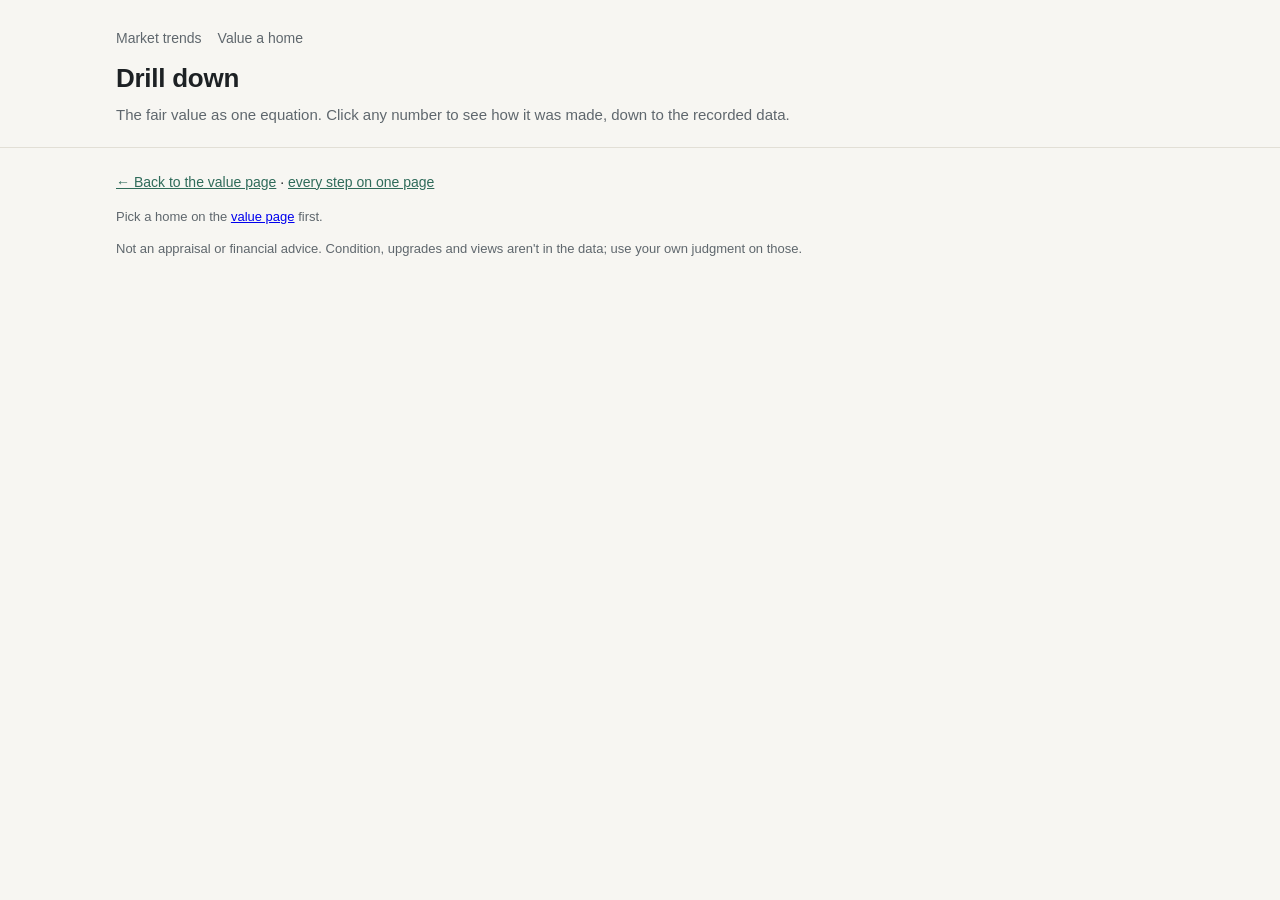
<file: site/drill.html>
<!doctype html>
<html lang="en">
<head>
  <meta charset="utf-8">
  <meta name="viewport" content="width=device-width, initial-scale=1">
  <title>Drill Down · Home Offer Analyzer</title>
  <link rel="stylesheet" href="style.css">
</head>
<body>
  <header class="top">
    <div class="wrap">
      <nav class="nav"><a href="index.html">Market trends</a><a href="value.html" id="nav-value">Value a home</a></nav>
      <h1 id="title">Drill down</h1>
      <p class="sub">The fair value as one equation. Click any number to see how it was made, down to the recorded data.</p>
    </div>
  </header>

  <main class="wrap drillpage">
    <p class="back"><a href="value.html" id="back">← Back to the value page</a> · <a href="math.html" id="to-math">every step on one page</a></p>
    <p id="status" class="explain" role="status">Loading county data…</p>
    <div id="out"></div>
  </main>

  <footer class="wrap foot">
    <p id="sources"></p>
    <p>Not an appraisal or financial advice. Condition, upgrades and views aren't in the data; use your own judgment on those.</p>
  </footer>

  <script src="comps.js"></script>
  <script src="county.js"></script>
  <script src="drill.js"></script>
</body>
</html>
</file>
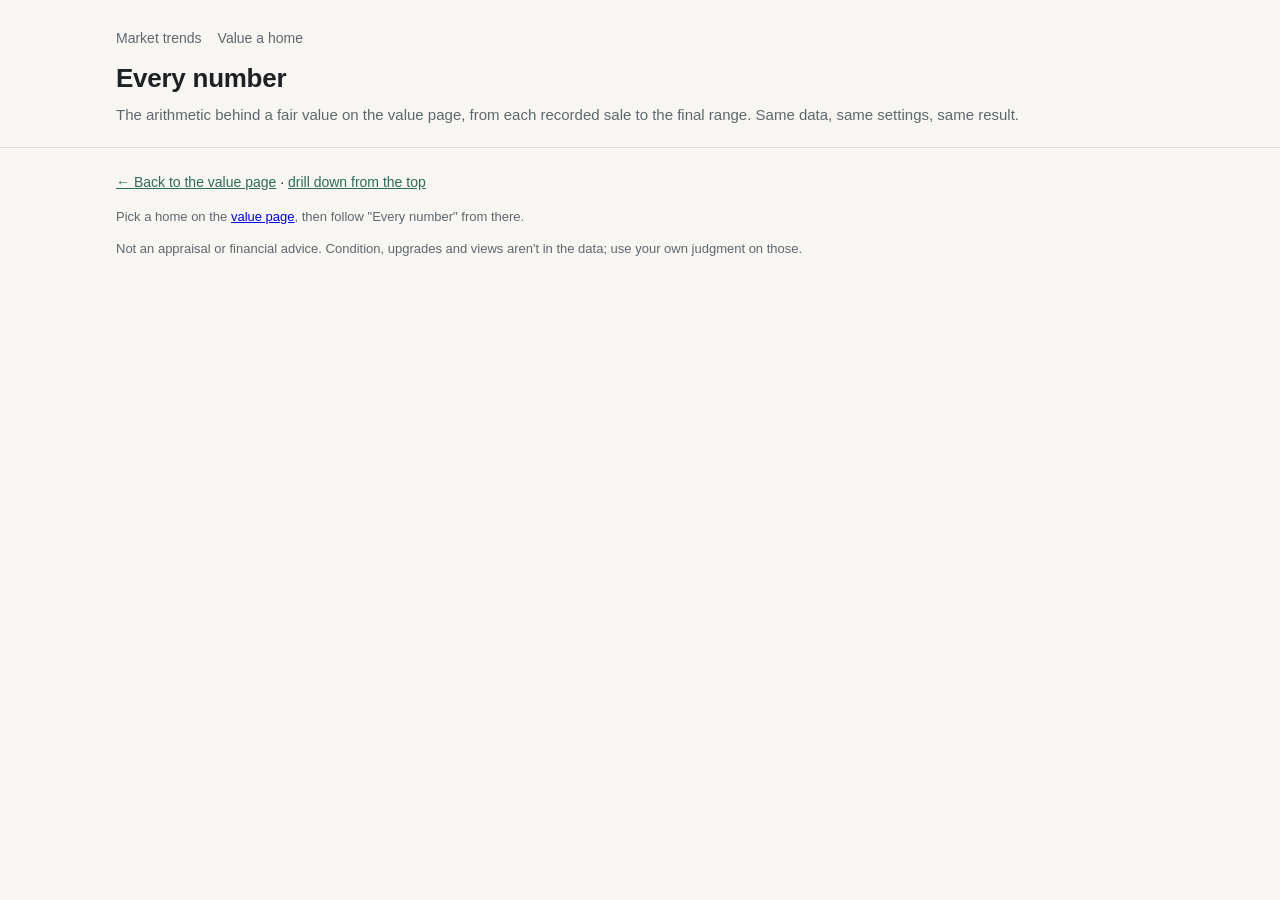
<file: site/math.html>
<!doctype html>
<html lang="en">
<head>
  <meta charset="utf-8">
  <meta name="viewport" content="width=device-width, initial-scale=1">
  <title>Every Number · Home Offer Analyzer</title>
  <link rel="stylesheet" href="style.css">
</head>
<body>
  <header class="top">
    <div class="wrap">
      <nav class="nav"><a href="index.html">Market trends</a><a href="value.html" id="nav-value">Value a home</a></nav>
      <h1>Every number</h1>
      <p class="sub">The arithmetic behind a fair value on the value page, from each recorded sale to the final range. Same data, same settings, same result.</p>
    </div>
  </header>

  <main class="wrap mathpage">
    <p class="back"><a href="value.html" id="back">← Back to the value page</a> · <a href="drill.html" id="to-drill">drill down from the top</a></p>
    <p id="status" class="explain" role="status">Loading county data…</p>
    <div id="out"></div>
  </main>

  <footer class="wrap foot">
    <p id="sources"></p>
    <p>Not an appraisal or financial advice. Condition, upgrades and views aren't in the data; use your own judgment on those.</p>
  </footer>

  <script src="comps.js"></script>
  <script src="county.js"></script>
  <script src="math.js"></script>
</body>
</html>
</file>
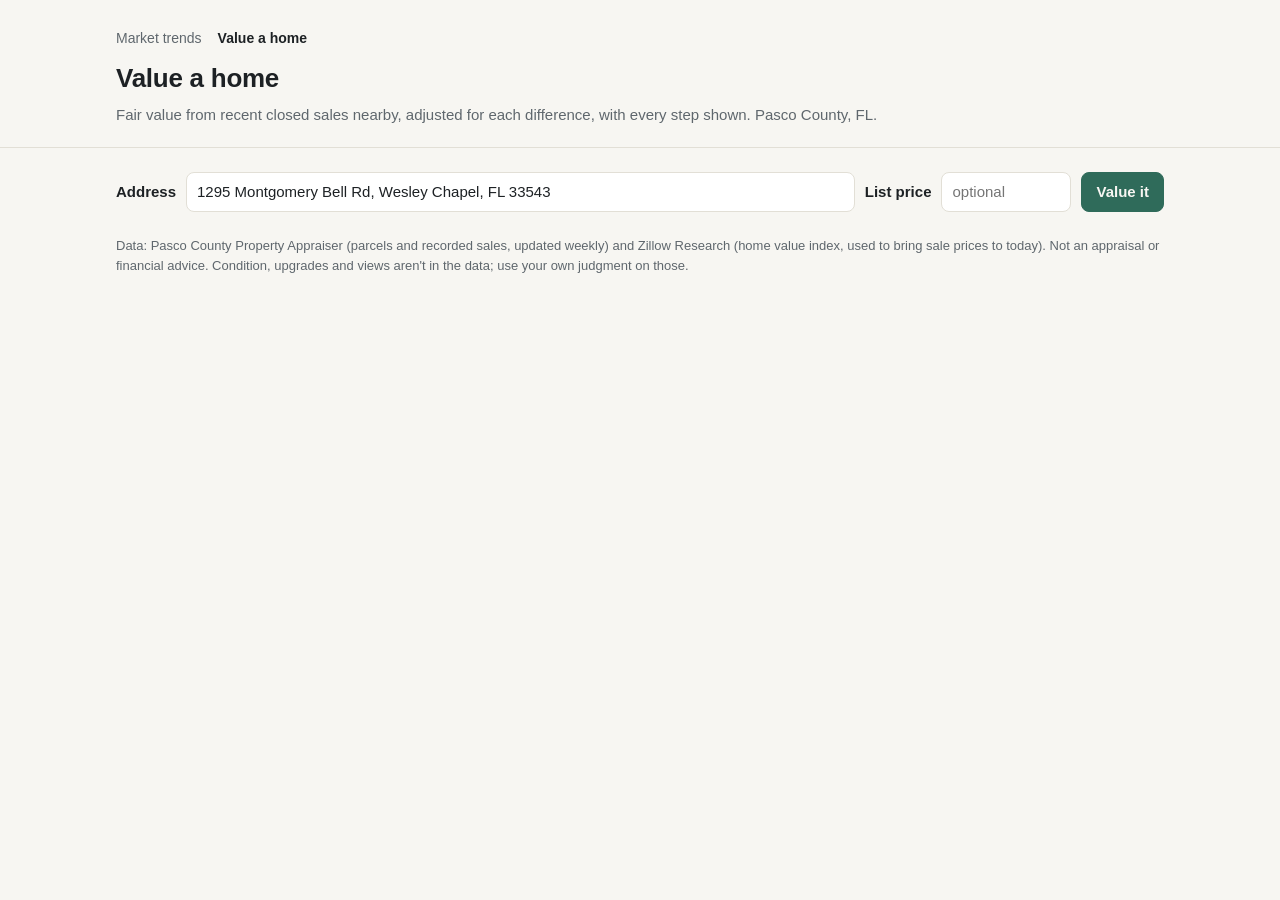
<file: site/value.html>
<!doctype html>
<html lang="en">
<head>
  <meta charset="utf-8">
  <meta name="viewport" content="width=device-width, initial-scale=1">
  <title>Value a Home · Home Offer Analyzer</title>
  <link rel="stylesheet" href="style.css">
</head>
<body>
  <header class="top">
    <div class="wrap">
      <nav class="nav"><a href="index.html">Market trends</a><a href="value.html" aria-current="page">Value a home</a></nav>
      <h1>Value a home</h1>
      <p class="sub">Fair value from recent closed sales nearby, adjusted for each difference, with every step shown. Pasco County, FL.</p>
    </div>
  </header>

  <main class="wrap">
    <form id="lookup" class="picker" autocomplete="off">
      <label for="addr">Address</label>
      <div class="ac wide">
        <input id="addr" value="1295 Montgomery Bell Rd, Wesley Chapel, FL 33543" placeholder="Street address, or start with the street name"
          required role="combobox" aria-autocomplete="list" aria-expanded="false" aria-controls="addr-list" spellcheck="false">
        <ul id="addr-list" class="ac-list" role="listbox" aria-label="Address suggestions" hidden></ul>
      </div>
      <label for="list">List price</label>
      <input id="list" inputmode="numeric" placeholder="optional" class="narrow">
      <button type="submit">Value it</button>
    </form>
    <p id="status" class="explain" role="status"></p>

    <section id="result" hidden></section>
  </main>

  <footer class="wrap foot">
    <p id="model-note"></p>
    <p>Data: Pasco County Property Appraiser (parcels and recorded sales, updated weekly) and Zillow Research (home value index, used to bring sale prices to today). Not an appraisal or financial advice. Condition, upgrades and views aren't in the data; use your own judgment on those.</p>
  </footer>

  <script src="comps.js"></script>
  <script src="county.js"></script>
  <script src="addr.js"></script>
  <script src="offer.js"></script>
  <script src="upload.js"></script>
  <script src="trend.js"></script>
  <script src="value.js"></script>
</body>
</html>
</file>
<file: site/style.css>
:root {
  --bg: #f7f6f2;
  --panel: #ffffff;
  --ink: #1d2124;
  --muted: #5f676d;
  --line: #e2dfd6;
  --accent: #2f6b5a;
  --buyer: #2f6b5a;
  --seller: #a4462f;
  --neutral: #7a6f55;
  --chart: #2f6b5a;
  --grid: #ece9e1;
}
@media (prefers-color-scheme: dark) {
  :root {
    --bg: #15181a;
    --panel: #1d2124;
    --ink: #e9e6df;
    --muted: #9aa2a7;
    --line: #2e3438;
    --accent: #7cc4ad;
    --buyer: #7cc4ad;
    --seller: #e58c74;
    --neutral: #c9b98f;
    --chart: #7cc4ad;
    --grid: #2a2f33;
  }
}
* { box-sizing: border-box; }
body {
  margin: 0;
  background: var(--bg);
  color: var(--ink);
  font: 15px/1.5 -apple-system, BlinkMacSystemFont, "Segoe UI", Roboto, sans-serif;
}
.wrap { max-width: 1080px; margin: 0 auto; padding: 0 16px; }
.top { border-bottom: 1px solid var(--line); padding: 28px 0 20px; margin-bottom: 24px; }
h1 { margin: 0; font-size: 26px; letter-spacing: -0.01em; }
h2 { font-size: 18px; margin: 0 0 12px; }
h3 { font-size: 15px; margin: 0 0 8px; }
.sub { margin: 6px 0 0; color: var(--muted); }

.picker { display: flex; gap: 10px; align-items: center; flex-wrap: wrap; margin-bottom: 24px; }
.picker label { font-weight: 600; }
input, select {
  font: inherit; color: inherit; background: var(--panel);
  border: 1px solid var(--line); border-radius: 8px; padding: 8px 10px;
}
#zip-input { width: 140px; }

.detail { background: var(--panel); border: 1px solid var(--line); border-radius: 12px; padding: 20px; margin-bottom: 28px; }
.detail-head { display: flex; justify-content: space-between; gap: 12px; flex-wrap: wrap; align-items: baseline; }
.detail-head h2 { margin: 0; font-size: 22px; }
.detail-head .place { color: var(--muted); }

.verdict { display: inline-block; padding: 4px 10px; border-radius: 999px; font-weight: 600; font-size: 13px; border: 1px solid currentColor; }
.verdict.buyer { color: var(--buyer); }
.verdict.seller { color: var(--seller); }
.verdict.neutral { color: var(--neutral); }

.tiles { display: grid; grid-template-columns: repeat(auto-fill, minmax(190px, 1fr)); gap: 12px; margin: 18px 0; }
.tile { border: 1px solid var(--line); border-radius: 10px; padding: 12px; }
.tile .label { color: var(--muted); font-size: 12px; text-transform: uppercase; letter-spacing: 0.04em; }
.tile .value { font-size: 22px; font-weight: 650; margin-top: 2px; }
.tile .note { font-size: 13px; color: var(--muted); }
.up-buyer { color: var(--buyer); }
.up-seller { color: var(--seller); }

.checks { margin: 0 0 18px; padding: 0; list-style: none; }
.checks li { display: flex; justify-content: space-between; gap: 12px; padding: 6px 0; border-bottom: 1px solid var(--line); font-size: 14px; }
.checks li:last-child { border-bottom: 0; }
.checks .tag { font-weight: 600; white-space: nowrap; }

.charts { display: grid; grid-template-columns: repeat(auto-fill, minmax(320px, 1fr)); gap: 16px; }
.chart { border: 1px solid var(--line); border-radius: 10px; padding: 12px; }
.chart svg { width: 100%; height: auto; display: block; }
.chart .axis { fill: var(--muted); font-size: 10px; }
.chart .gridline { stroke: var(--grid); stroke-width: 1; }
.chart .series { fill: none; stroke: var(--chart); stroke-width: 2; }
.chart .empty { color: var(--muted); font-size: 13px; }
.explain { color: var(--muted); font-size: 13px; margin: 4px 0 0; }

.overview { margin-bottom: 32px; }
.table-scroll { overflow-x: auto; border: 1px solid var(--line); border-radius: 10px; background: var(--panel); }
table { border-collapse: collapse; width: 100%; font-size: 14px; }
th, td { padding: 8px 10px; border-bottom: 1px solid var(--line); text-align: left; white-space: nowrap; }
th { cursor: pointer; user-select: none; font-size: 12px; color: var(--muted); text-transform: uppercase; letter-spacing: 0.03em; }
th.sorted::after { content: " ▾"; }
th.sorted.asc::after { content: " ▴"; }
td.num, th.num { text-align: right; }
tbody tr { cursor: pointer; }
tbody tr:hover { background: var(--bg); }
.foot { color: var(--muted); font-size: 13px; padding-bottom: 32px; }

/* ---- navigation and value page ---- */
.nav { display: flex; gap: 16px; margin-bottom: 10px; font-size: 14px; }
.nav a { color: var(--muted); text-decoration: none; }
.nav a[aria-current="page"] { color: var(--ink); font-weight: 600; }
.nav a:hover { color: var(--accent); }
.wide { flex: 1 1 320px; min-width: 0; }
.ac { position: relative; display: flex; }
.ac input { flex: 1; min-width: 0; }
.ac-list {
  position: absolute; z-index: 10; top: calc(100% + 4px); left: 0; right: 0; margin: 0; padding: 4px 0; list-style: none;
  background: var(--panel); border: 1px solid var(--line); border-radius: 8px; box-shadow: 0 6px 20px rgba(0, 0, 0, 0.12);
  max-height: 340px; overflow-y: auto;
}
.ac-list .head { padding: 4px 12px; font-size: 12px; color: var(--muted); text-transform: uppercase; letter-spacing: 0.04em; }
.ac-list [role="option"] { display: flex; align-items: baseline; gap: 8px; padding: 7px 12px; cursor: pointer; }
.ac-list [role="option"][aria-selected="true"], .ac-list [role="option"]:hover { background: var(--grid); }
.ac-list .main { flex: 1; min-width: 0; overflow: hidden; text-overflow: ellipsis; white-space: nowrap; }
.ac-list .main small { color: var(--muted); margin-left: 6px; }
.ac-list .tag { font-size: 12px; color: var(--muted); white-space: nowrap; }
.ac-list .forget { border: 0; background: none; color: var(--muted); font: inherit; padding: 0 4px; cursor: pointer; }
.ac-list .forget:hover { color: var(--ink); }
input.narrow { width: 130px; }
button { font: inherit; padding: 8px 14px; border-radius: 8px; border: 1px solid var(--accent);
  background: var(--accent); color: var(--bg); cursor: pointer; font-weight: 600; }
button.link { background: none; border: 0; color: var(--accent); padding: 2px 4px; font-weight: 500; }
.tile.hero { border-color: var(--accent); }
.tile.hero .value { font-size: 30px; color: var(--accent); }
.tile .value.small { font-size: 18px; }
.controls { display: flex; flex-wrap: wrap; gap: 8px 24px; margin: 14px 0; font-size: 14px; }
.controls input { margin-right: 6px; }
table.comps td { vertical-align: top; }
table.comps td.strong { font-weight: 650; }
table.comps td.actions { white-space: nowrap; }
.tag-sm { font-size: 11px; color: var(--accent); border: 1px solid var(--accent); border-radius: 999px; padding: 0 6px; margin-left: 4px; }
.flags { font-size: 12px; color: var(--seller); margin-top: 2px; white-space: normal; }
.why { border: 1px solid var(--line); border-radius: 10px; padding: 12px 14px; margin-top: 10px; }
.why ul { margin: 6px 0; padding-left: 20px; }
table.comps td.addr { white-space: normal; min-width: 170px; }
table.comps th, table.comps td { padding: 8px 7px; }
@media (max-width: 700px) {
  table.comps thead { display: none; }
  table.comps, table.comps tbody, table.comps tr.comp { display: block; width: 100%; }
  table.comps tr.comp { display: grid; grid-template-columns: 1fr 1fr; gap: 2px 12px; padding: 10px 12px; border-bottom: 1px solid var(--line); }
  table.comps tr.comp td { border: 0; padding: 2px 0; text-align: left; white-space: normal; }
  table.comps tr.comp td.addr { grid-column: 1 / -1; font-weight: 600; min-width: 0; }
  table.comps tr.comp td[data-label]:not(.addr)::before { content: attr(data-label) ": "; color: var(--muted); font-size: 12px; }
  table.comps tr.comp td.actions { grid-column: 1 / -1; }
}

.accuracy { border: 1px solid var(--line); border-radius: 10px; padding: 10px 14px; margin: 0 0 18px; }
.accuracy summary { cursor: pointer; display: flex; flex-wrap: wrap; align-items: baseline; gap: 4px 10px; }
.accuracy summary h3 { display: inline; margin: 0; }
.accuracy summary span { color: var(--muted); font-size: 14px; }
.accuracy table.acc { width: 100%; border-collapse: collapse; font-size: 14px; margin: 4px 0 8px; }
.accuracy .acc th, .accuracy .acc td { padding: 5px 6px; border-bottom: 1px solid var(--line); text-align: left; }
.accuracy .acc th { color: var(--muted); font-weight: 600; font-size: 12px; }
.accuracy .acc .num { text-align: right; white-space: nowrap; }
.explain.warn { color: var(--seller); }
.breakdown h4 { margin: 16px 0 4px; font-size: 14px; }
.breakdown .acc tfoot td { font-weight: 650; border-bottom: 0; }
.breakdown .acc tr.thin td { color: var(--muted); }
.breakdown .acc .strong { font-weight: 650; }
.breakdown ul.explain { padding-left: 20px; }
.breakdown details.sub { margin: 6px 0 0; }
.breakdown details.sub summary { cursor: pointer; display: list-item; }

.methods { border: 1px solid var(--line); border-radius: 10px; padding: 8px 12px 10px; margin: 0 0 14px; display: grid; gap: 6px; }
.methods legend { font-weight: 600; padding: 0 4px; }
.methods .method { display: grid; grid-template-columns: auto 1fr auto; gap: 0 10px; align-items: baseline; cursor: pointer; }
.methods .method input { grid-row: 1 / span 2; align-self: center; }
.methods .m-name { font-weight: 600; }
.methods .m-value { font-weight: 650; text-align: right; }
.methods .m-note { grid-column: 2 / span 2; font-size: 13px; color: var(--muted); }
.methods .method.off { opacity: 0.55; cursor: default; }

.levels { margin-top: 4px; display: flex; gap: 4px; font-size: 13px; }
.levels .link { padding: 0 6px; border-radius: 999px; }
.levels .link.on { background: var(--accent); color: var(--panel); text-decoration: none; }

.offer { border-top: 1px solid var(--line); margin: 6px 0 18px; padding-top: 14px; }
.offer h4 { margin: 14px 0 6px; font-size: 14px; }
.picker.small { margin: 6px 0 10px; gap: 8px; font-size: 14px; }
.picker.small label { font-weight: 600; }
input.tiny { width: 72px; }
.acc .src { color: var(--muted); font-size: 12px; font-weight: 400; white-space: normal; }

.offer label.builder { display: block; margin: 0 0 8px; font-weight: 600; }
.offer label.builder .explain { font-weight: 400; }

.offer .builder-line { margin: 4px 0 6px; }

.trend { border-top: 1px solid var(--line); margin: 6px 0 18px; padding-top: 14px; }
.trend .levels { margin: 0 0 8px; }
.trend-chart { max-width: 520px; margin: 8px 0 12px; }
.trend-chart .series.zip { stroke: var(--muted); stroke-dasharray: 4 3; stroke-width: 1.5; }
.trend-chart .dot { fill: var(--chart); }
.trend-chart .legend { font-size: 12px; color: var(--muted); display: flex; flex-wrap: wrap; gap: 4px 8px; align-items: center; }
.trend-chart .legend .key { display: inline-block; width: 16px; border-top: 2px solid var(--chart); }
.trend-chart .legend .key.zip { border-top: 2px dashed var(--muted); margin-left: 8px; }
.trend-table { width: 100%; border-collapse: collapse; font-size: 14px; }
.trend-table th, .trend-table td { padding: 5px 6px; border-bottom: 1px solid var(--line); text-align: left; }
.trend-table th { color: var(--muted); font-weight: 600; font-size: 12px; }
.trend-table .num { text-align: right; white-space: nowrap; }
.trend-table tr.thin td { color: var(--muted); }
@media (max-width: 600px) { .trend-table { font-size: 13px; } .trend-table th, .trend-table td { padding: 5px 3px; } .trend-table th.num { white-space: normal; } }

/* ---- every number (math.html) ---- */
a.link { color: var(--accent); padding: 2px 4px; text-decoration: none; }
a.link:hover { text-decoration: underline; }
.back { margin: 0 0 14px; font-size: 14px; }
.back a { color: var(--accent); }
.mathpage .detail { padding: 16px 20px; margin-bottom: 16px; }
.mathpage h2 { font-size: 17px; margin: 0 0 8px; }
.mathpage h2 .num { float: right; }
.mathpage .explain { margin: 2px 0 8px; }
.mathpage .focus { border-color: var(--accent); }
.eqs { display: grid; grid-template-columns: 11em 1fr; gap: 3px 14px; align-items: baseline; margin: 6px 0 0; font-size: 14px; }
.eqs dt { color: var(--muted); }
.eqs dd { margin: 0; font-family: ui-monospace, "Cascadia Mono", Consolas, monospace; font-size: 13px;
  font-variant-numeric: tabular-nums; overflow-wrap: anywhere; }
.eqs dt.sub, .eqs dd.sub { padding-left: 1em; }
.eqs dt.total, .eqs dd.total { font-weight: 650; color: var(--ink); border-top: 1px solid var(--line); padding-top: 4px; margin-top: 2px; }
.eqs dd b { color: var(--accent); }
.eqs .thin { color: var(--muted); }
.result-line { font-size: 17px; }
.result-line b { color: var(--accent); }
@media (max-width: 600px) {
  .eqs { grid-template-columns: 1fr; gap: 0; }
  .eqs dt { margin-top: 6px; font-size: 13px; }
  .eqs dt.total { border-top: 1px solid var(--line); padding-top: 6px; }
  .eqs dd.total { border-top: 0; padding-top: 0; }
  .mathpage .detail { padding: 12px 14px; }
}

/* ---- drill down (drill.html) ---- */
.drillpage #out > .drill { background: var(--panel); border: 1px solid var(--line); border-radius: 12px; padding: 14px 16px; }
.drill .what { color: var(--muted); font-size: 13px; }
.drill .eq { font-family: ui-monospace, "Cascadia Mono", Consolas, monospace; font-size: 14px; font-variant-numeric: tabular-nums;
  overflow-wrap: anywhere; line-height: 1.9; }
.drillpage #out > .drill > .dline .eq { font-size: 17px; }
.drill .eq b { color: var(--accent); }
.drill .kids > .drill { margin: 6px 0 4px 4px; padding: 4px 0 4px 12px; border-left: 2px solid var(--line); }
.drill button.num { font: inherit; color: var(--accent); background: none; border: 0; border-bottom: 1px solid var(--accent);
  border-radius: 0; padding: 0 1px; font-weight: 600; cursor: pointer; }
.drill button.num.leaf { color: var(--ink); font-weight: 400; border-bottom: 1px dotted var(--muted); }
.drill button.num[aria-expanded="true"] { background: var(--accent); color: var(--panel); border-radius: 3px; }
.drill .src { font-family: -apple-system, BlinkMacSystemFont, "Segoe UI", Roboto, sans-serif; color: var(--muted); font-size: 13px; }
@media (max-width: 600px) {
  .drill .kids > .drill { margin-left: 0; padding-left: 8px; }
  .drill .eq { font-size: 13px; }
}
</file>
